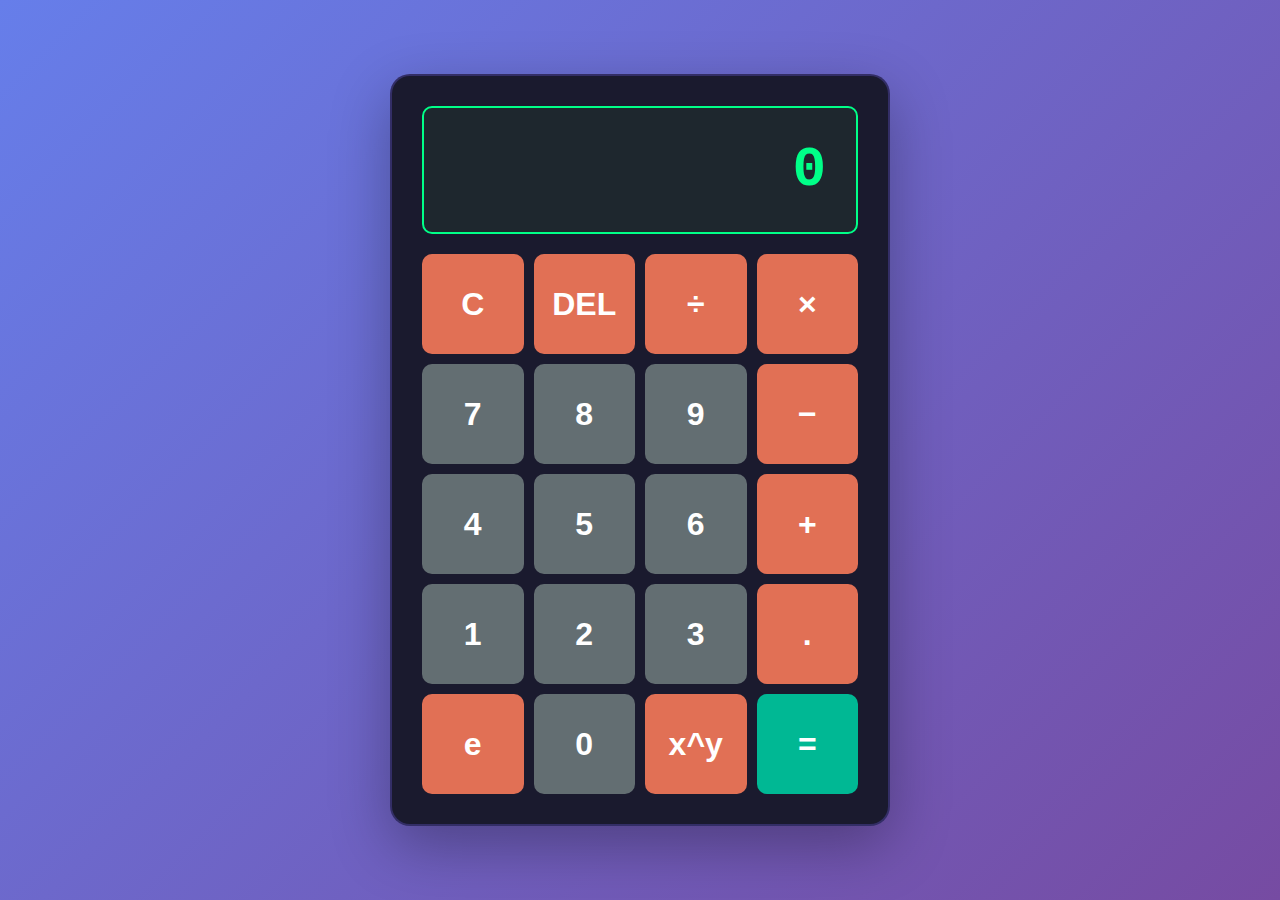
<file: index.html>
<!DOCTYPE html>
<html lang="en">
<head>
  <meta charset="UTF-8">
  <meta name="viewport" content="width=device-width, initial-scale=1.0, maximum-scale=1.0, user-scalable=no">
  <link rel="stylesheet" href="startpage.css">
  <title>My Calculator App</title>
</head>
<body>
  <div class="calculator">
    <input type="text" class="display" id="display" value="0" readonly>
    <div class="buttons">
      <button class="btn function" data-action="clear">C</button>
      <button class="btn function" data-action="delete">DEL</button>
      <button class="btn function" data-action="divide">÷</button>
      <button class="btn function" data-action="multiply">×</button>
      
      <button class="btn number" data-number="7">7</button>
      <button class="btn number" data-number="8">8</button>
      <button class="btn number" data-number="9">9</button>
      <button class="btn function" data-action="subtract">−</button>
      
      <button class="btn number" data-number="4">4</button>
      <button class="btn number" data-number="5">5</button>
      <button class="btn number" data-number="6">6</button>
      <button class="btn function" data-action="add">+</button>
      
      <button class="btn number" data-number="1">1</button>
      <button class="btn number" data-number="2">2</button>
      <button class="btn number" data-number="3">3</button>
      <button class="btn function" data-action="decimal">.</button>
      
      <button class="btn function" data-action="e">e</button>
      <button class="btn number" data-number="0">0</button>
      <button class="btn function" data-action="exponent">x^y</button>
      <button class="btn equals" data-action="equals">=</button>
    </div>
  </div>
  <script src="startpage.js"></script> 
</body>
</html>
</file>
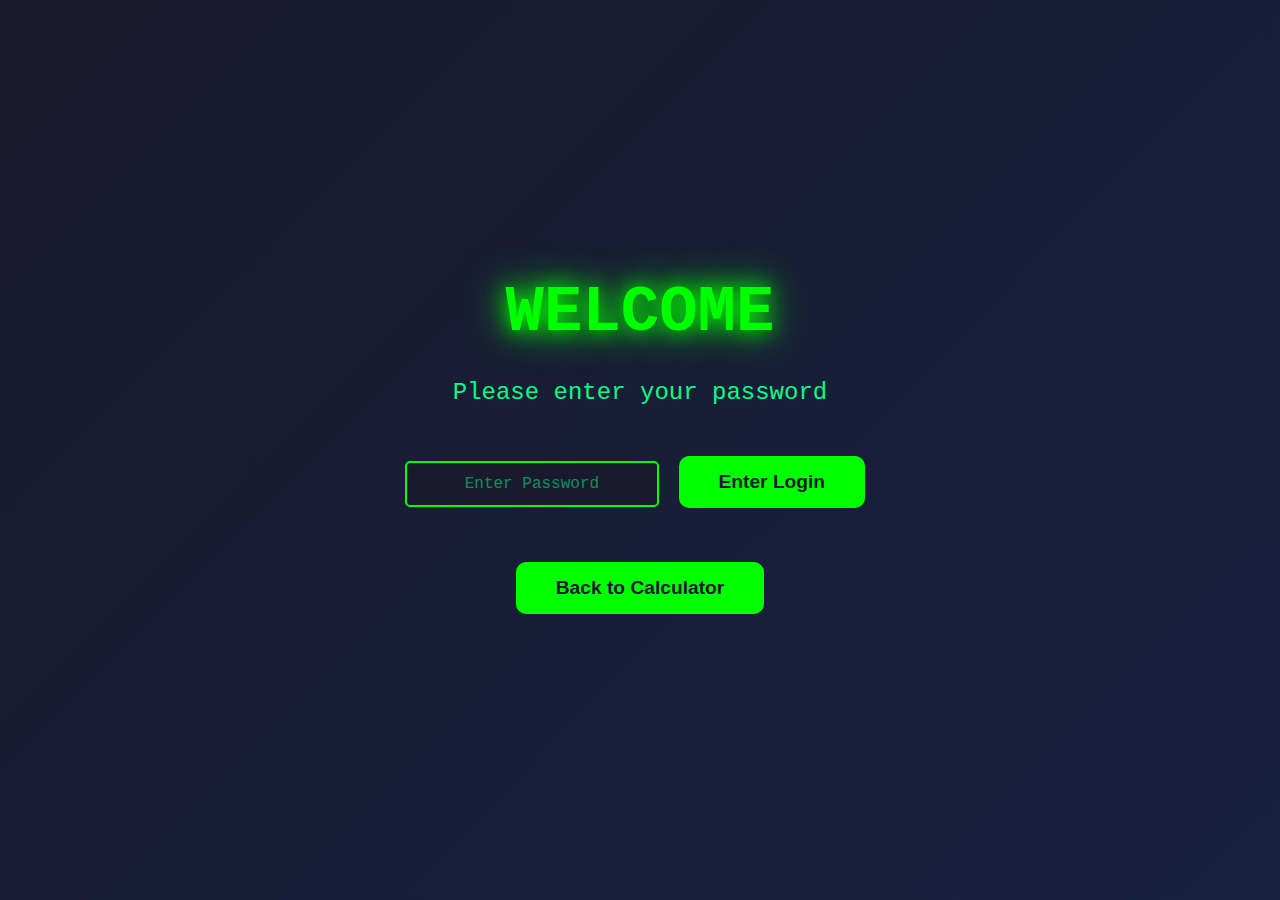
<file: page2.html>
<!DOCTYPE html>
<html lang="en">
<head>
  <meta charset="UTF-8">
  <meta name="viewport" content="width=device-width, initial-scale=1.0, maximum-scale=1.0, user-scalable=no">
  <link rel="stylesheet" href="page2.css">
  <title>Access Granted</title>
</head>
<body>
  <div class="container">
    <div class="message">WELCOME</div>
    <div class="subtext">Please enter your password</div>
    
    <div class="login-section">
      <input type="password" id="passwordInput" class="password-box" placeholder="Enter Password" />
      <button class="button" onclick="checkPassword()">Enter Login</button>
    </div>
    
    <button class="button" onclick="window.location.href='index.html'">Back to Calculator</button>
  </div>

  <script src="page2.js"></script>
</body>
</html>
</file>
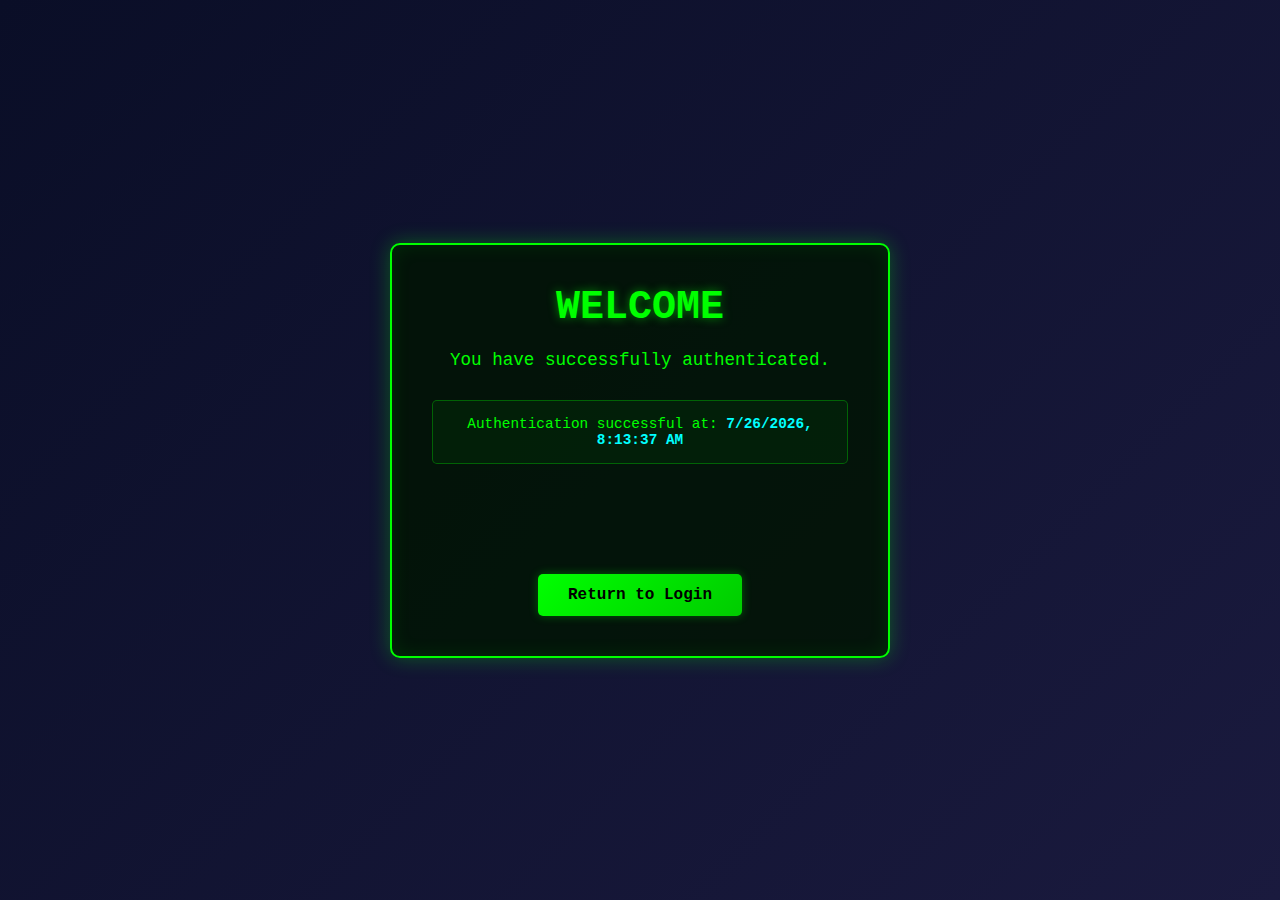
<file: page3.html>
<!DOCTYPE html>
<html lang="en">
<head>
    <meta charset="UTF-8">
    <meta name="viewport" content="width=device-width, initial-scale=1.0, maximum-scale=1.0, user-scalable=no">
    <title>Welcome</title>
    <link rel="stylesheet" href="page3.css">
</head>
<body>
    <div class="container">
        <div class="welcome-box">
            <h1 class="title">WELCOME</h1>
            <p class="message">You have successfully authenticated.</p>
            <div class="info-panel">
                <p>Authentication successful at: <span id="timestamp"></span></p>
            </div>
            <div class="code-display" id="codeDisplay"></div>
            <div class="attempts-display" id="attemptsDisplay"></div>
            <button class="logout-btn" id="codeBtn">Return to Login</button>
            <button class="enter-btn" id="enterBtn" style="display: none;">Enter</button>
        </div>
    </div>
    <script src="page3.js"></script>
</body>
</html>
</file>
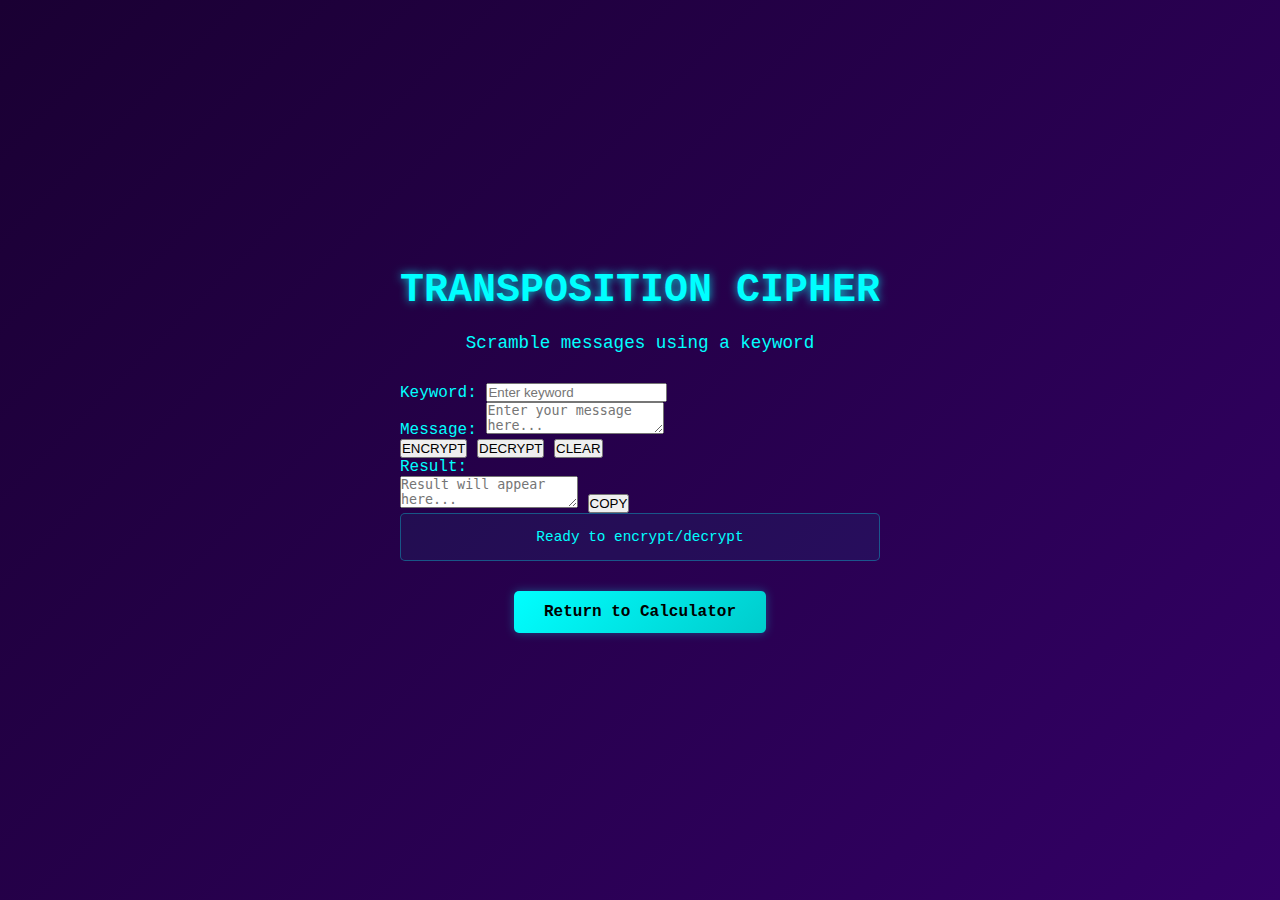
<file: page4.html>
<!DOCTYPE html>
<html lang="en">
<head>
    <meta charset="UTF-8">
    <meta name="viewport" content="width=device-width, initial-scale=1.0, maximum-scale=1.0, user-scalable=no">
    <title>Success</title>
    <link rel="stylesheet" href="page4.css">
</head>
<body>
    <div class="container">
        <div class="cipher-box">
            <h1 class="title">TRANSPOSITION CIPHER</h1>
            <p class="message">Scramble messages using a keyword</p>
            
            <div class="input-section">
                <label for="keywordInput">Keyword:</label>
                <input type="text" id="keywordInput" placeholder="Enter keyword">
            </div>
            
            <div class="input-section">
                <label for="messageInput">Message:</label>
                <textarea id="messageInput" placeholder="Enter your message here..."></textarea>
            </div>
            
            <div class="button-group">
                <button class="action-btn encrypt-btn" onclick="encryptMessage()">ENCRYPT</button>
                <button class="action-btn decrypt-btn" onclick="decryptMessage()">DECRYPT</button>
                <button class="action-btn clear-btn" onclick="clearAll()">CLEAR</button>
            </div>
            
            <div class="input-section">
                <label for="outputArea">Result:</label>
                <div class="output-container">
                    <textarea id="outputArea" readonly placeholder="Result will appear here..."></textarea>
                    <button class="copy-btn" onclick="copyOutput()" title="Copy to clipboard">COPY</button>
                </div>
            </div>
            
            <div class="info-panel">
                <p id="statusText">Ready to encrypt/decrypt</p>
            </div>
            
            <button class="home-btn" onclick="window.location.href='startpage.html'">Return to Calculator</button>
        </div>
    </div>
    <script src="page4.js"></script>
</body>
</html>
</file>
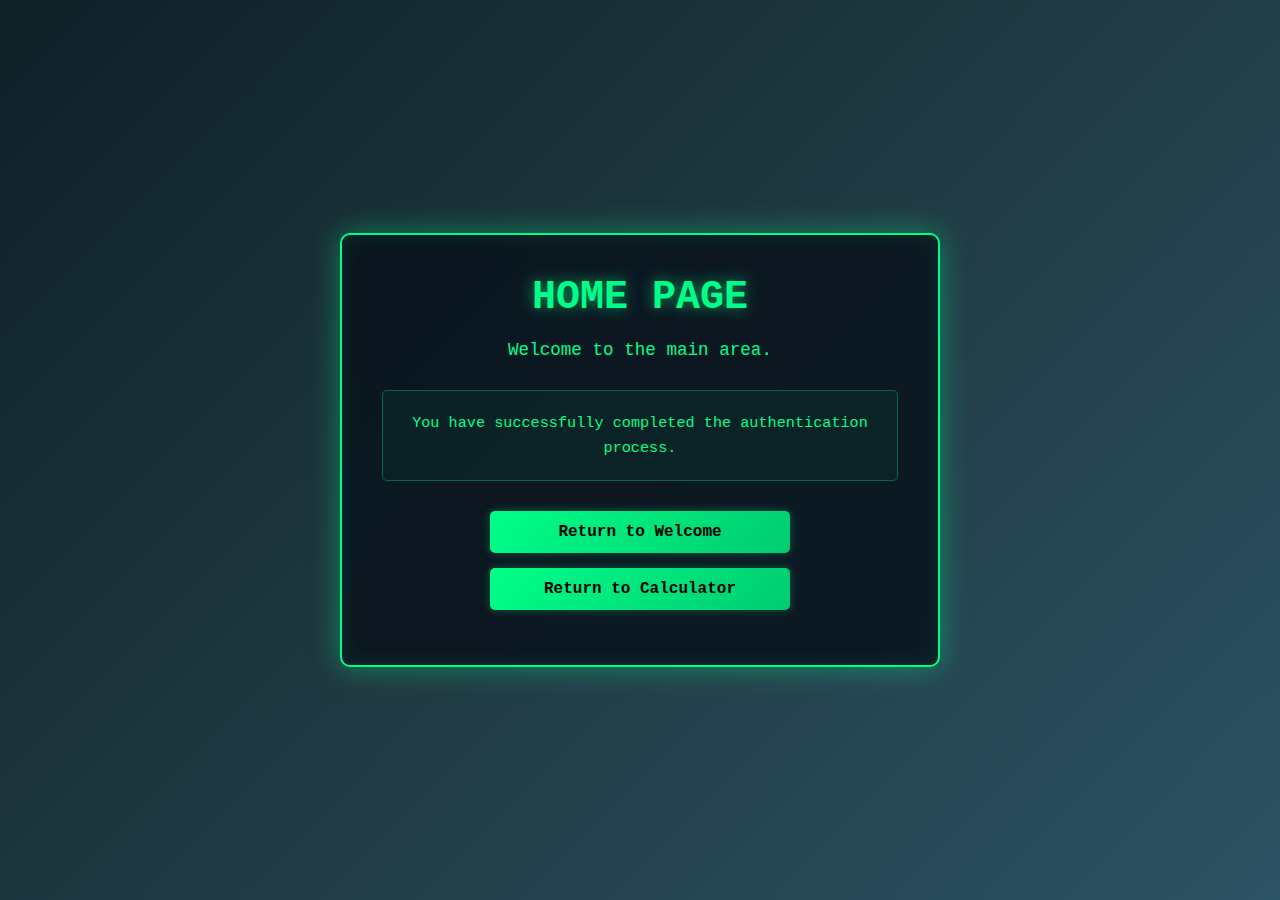
<file: rhpage1.html>
<!DOCTYPE html>
<html lang="en">
<head>
    <meta charset="UTF-8">
    <meta name="viewport" content="width=device-width, initial-scale=1.0, maximum-scale=1.0, user-scalable=no">
    <title>Home Page</title>
    <link rel="stylesheet" href="rhpage1.css">
</head>
<body>
    <div class="container">
        <div class="content-box">
            <h1 class="title">HOME PAGE</h1>
            <p class="message">Welcome to the main area.</p>
            <div class="info-panel">
                <p>You have successfully completed the authentication process.</p>
            </div>
            <button class="nav-btn" onclick="window.location.href='page3.html'">Return to Welcome</button>
            <button class="nav-btn" onclick="window.location.href='index.html'">Return to Calculator</button>
        </div>
    </div>
    <script src="rhpage1.js"></script>
</body>
</html>
</file>
<file: startpage.css>
* {
  margin: 0;
  padding: 0;
  box-sizing: border-box;
}

body {
  display: flex;
  justify-content: center;
  align-items: center;
  min-height: 100vh;
  background: linear-gradient(135deg, #667eea 0%, #764ba2 100%);
  font-family: 'Segoe UI', Tahoma, Geneva, Verdana, sans-serif;
}

.calculator {
  background: #1a1a2e;
  border-radius: 20px;
  box-shadow: 0 20px 60px rgba(0, 0, 0, 0.3);
  padding: 30px;
  width: 500px;
  border: 2px solid rgba(108, 92, 231, 0.3);
}

.display {
  background: #1e272e;
  color: #00ff88;
  font-size: 3.5rem;
  padding: 30px;
  border-radius: 10px;
  text-align: right;
  margin-bottom: 20px;
  min-height: 100px;
  display: flex;
  align-items: center;
  justify-content: flex-end;
  font-weight: bold;
  font-family: 'Courier New', monospace;
  white-space: nowrap;
  overflow: hidden;
  text-overflow: ellipsis;
  border: 2px solid #00ff88;
  box-sizing: border-box;
  width: 100%;
}

.buttons {
  display: grid;
  grid-template-columns: repeat(4, 1fr);
  gap: 10px;
}

.btn {
  padding: 30px;
  font-size: 2rem;
  border: none;
  border-radius: 10px;
  cursor: pointer;
  font-weight: bold;
  transition: all 0.2s ease;
  min-width: 100px;
  min-height: 100px;
  display: flex;
  align-items: center;
  justify-content: center;
}

.btn:hover {
  transform: translateY(-2px);
  box-shadow: 0 5px 15px rgba(0, 0, 0, 0.3);
}

.btn:active {
  transform: translateY(0);
}

.btn.number {
  background: #636e72;
  color: white;
}

.btn.number:hover {
  background: #74b9ff;
}

.btn.function {
  background: #e17055;
  color: white;
}

.btn.function:hover {
  background: #ff7675;
}

.btn.equals {
  background: #00b894;
  color: white;
}

.btn.equals:hover {
  background: #55efc4;
}
</file>
<file: page2.css>
* {
  margin: 0;
  padding: 0;
  box-sizing: border-box;
}

body {
  display: flex;
  justify-content: center;
  align-items: center;
  min-height: 100vh;
  background: linear-gradient(135deg, #1a1a2e 0%, #16213e 100%);
  font-family: 'Courier New', monospace;
}

.container {
  text-align: center;
  animation: slideIn 0.8s ease-out;
}

.message {
  font-size: 4rem;
  color: #00ff00;
  font-weight: bold;
  text-shadow: 0 0 20px #00ff00, 0 0 40px #00ff00;
  margin-bottom: 30px;
  animation: glow 2s ease-in-out infinite;
}

.message.incorrect {
  color: #ff0000;
  text-shadow: 0 0 20px #ff0000, 0 0 40px #ff0000;
  animation: glow-red 2s ease-in-out infinite;
}

.message.correct {
  color: #00ff00;
  text-shadow: 0 0 20px #00ff00, 0 0 40px #00ff00;
  animation: glow 2s ease-in-out infinite;
}

.subtext {
  font-size: 1.5rem;
  color: #00ff88;
  margin-bottom: 40px;
}

.button {
  background: #00ff00;
  color: #1a1a2e;
  border: none;
  padding: 15px 40px;
  font-size: 1.2rem;
  border-radius: 10px;
  cursor: pointer;
  font-weight: bold;
  transition: all 0.3s ease;
  margin: 10px;
  user-select: none;
  -webkit-user-select: none;
  -moz-user-select: none;
  -ms-user-select: none;
}

.button:hover {
  background: #00ff88;
  box-shadow: 0 0 20px #00ff00;
  transform: scale(1.1);
}

.button:active {
  transform: scale(0.95);
}

@keyframes slideIn {
  from {
    opacity: 0;
    transform: translateY(-50px);
  }
  to {
    opacity: 1;
    transform: translateY(0);
  }
}

@keyframes glow {
  0%, 100% {
    text-shadow: 0 0 20px #00ff00, 0 0 40px #00ff00;
  }
  50% {
    text-shadow: 0 0 30px #00ff00, 0 0 60px #00ff00, 0 0 90px #00ff00;
  }
}

@keyframes glow-red {
  0%, 100% {
    text-shadow: 0 0 20px #ff0000, 0 0 40px #ff0000;
  }
  50% {
    text-shadow: 0 0 30px #ff0000, 0 0 60px #ff0000, 0 0 90px #ff0000;
  }
}

.login-section {
  margin: 30px 0;
}

.password-box {
  padding: 12px 20px;
  font-size: 1rem;
  border: 2px solid #00ff00;
  border-radius: 5px;
  background: #1a1a2e;
  color: #00ff88;
  font-family: 'Courier New', monospace;
  margin-bottom: 15px;
  text-align: center;
  transition: all 0.3s ease;
}

.password-box:focus {
  outline: none;
  border-color: #00ff88;
  box-shadow: 0 0 15px #00ff00;
}

.password-box::placeholder {
  color: #00ff88;
  opacity: 0.5;
}

/* Mobile Responsive Styles */
@media screen and (max-width: 768px) {
  .message {
    font-size: 2.5rem;
  }

  .subtext {
    font-size: 1.2rem;
  }

  .button {
    font-size: 1rem;
    padding: 12px 30px;
  }

  .password-box {
    font-size: 16px;
    width: 100%;
    max-width: 300px;
  }

  .container {
    padding: 20px;
  }
}

@media screen and (max-width: 480px) {
  .message {
    font-size: 2rem;
  }

  .subtext {
    font-size: 1rem;
  }

  .button {
    font-size: 16px;
    padding: 10px 25px;
  }

  .password-box {
    font-size: 16px;
  }
}

@media screen and (max-width: 360px) {
  .message {
    font-size: 1.5rem;
  }

  .button {
    font-size: 16px;
    padding: 8px 20px;
  }
}
</file>
<file: page3.css>
* {
    margin: 0;
    padding: 0;
    box-sizing: border-box;
}

body {
    font-family: 'Courier New', monospace;
    background: linear-gradient(135deg, #0a0e27 0%, #1a1a3e 100%);
    min-height: 100vh;
    display: flex;
    justify-content: center;
    align-items: center;
    color: #00ff00;
}

.container {
    width: 100%;
    height: 100vh;
    display: flex;
    justify-content: center;
    align-items: center;
    padding: 20px;
}

.welcome-box {
    background: rgba(0, 20, 0, 0.8);
    border: 2px solid #00ff00;
    border-radius: 10px;
    padding: 40px;
    max-width: 500px;
    width: 100%;
    box-shadow: 0 0 20px rgba(0, 255, 0, 0.3), inset 0 0 20px rgba(0, 255, 0, 0.1);
}

@keyframes slideIn {
    from {
        opacity: 0;
        transform: translateY(-30px);
    }
    to {
        opacity: 1;
        transform: translateY(0);
    }
}

.title {
    font-size: 2.5em;
    text-align: center;
    margin-bottom: 20px;
    color: #00ff00;
    text-shadow: 0 0 10px rgba(0, 255, 0, 0.5);
    animation: glow 2s ease-in-out infinite;
}

@keyframes glow {
    0%, 100% {
        text-shadow: 0 0 10px rgba(0, 255, 0, 0.5);
    }
    50% {
        text-shadow: 0 0 20px rgba(0, 255, 0, 0.8);
    }
}

.message {
    text-align: center;
    font-size: 1.1em;
    margin-bottom: 30px;
    color: #00ff00;
}

.info-panel {
    background: rgba(0, 255, 0, 0.05);
    border: 1px solid rgba(0, 255, 0, 0.3);
    border-radius: 5px;
    padding: 15px;
    margin-bottom: 30px;
    text-align: center;
}

.info-panel p {
    font-size: 0.9em;
    color: #00ff00;
}

.info-panel span {
    color: #00ffff;
    font-weight: bold;
}

.logout-btn {
    display: block;
    margin: 0 auto;
    padding: 12px 30px;
    background: linear-gradient(135deg, #00ff00, #00cc00);
    color: #000;
    border: none;
    border-radius: 5px;
    font-size: 1em;
    font-weight: bold;
    cursor: pointer;
    font-family: 'Courier New', monospace;
    transition: all 0.3s ease;
    box-shadow: 0 0 10px rgba(0, 255, 0, 0.3);
}

.logout-btn:hover {
    background: linear-gradient(135deg, #00ff00, #00dd00);
    box-shadow: 0 0 20px rgba(0, 255, 0, 0.6);
    transform: scale(1.05);
}

.logout-btn:active {
    transform: scale(0.98);
}

.enter-btn {
    display: block;
    margin: 15px auto 0;
    padding: 10px 25px;
    background: linear-gradient(135deg, #00ffff, #00ccff);
    color: #000;
    border: none;
    border-radius: 5px;
    font-size: 0.95em;
    font-weight: bold;
    cursor: pointer;
    font-family: 'Courier New', monospace;
    transition: all 0.3s ease;
    box-shadow: 0 0 10px rgba(0, 255, 255, 0.3);
    z-index: 1000;
    position: relative;
}

.enter-btn:hover {
    background: linear-gradient(135deg, #00ffff, #00ddff);
    box-shadow: 0 0 20px rgba(0, 255, 255, 0.6);
    transform: scale(1.05);
}

.enter-btn:active {
    transform: scale(0.98);
}

.attempts-display {
    text-align: center;
    font-size: 0.9em;
    margin-top: 15px;
    color: #ffff00;
    min-height: 20px;
}

.code-display {
    text-align: center;
    font-size: 2em;
    letter-spacing: 10px;
    margin-bottom: 20px;
    min-height: 40px;
    color: #00ffff;
    font-weight: bold;
}

@keyframes flashBlue {
    0% {
        background-color: transparent;
    }
    10% {
        background-color: rgba(0, 150, 255, 0.6);
    }
    90% {
        background-color: rgba(0, 150, 255, 0.6);
    }
    100% {
        background-color: transparent;
    }
}

@keyframes flashGreen {
    0% {
        background-color: transparent;
    }
    10% {
        background-color: rgba(255, 120, 120, 0.6);
    }
    90% {
        background-color: rgba(255, 120, 120, 0.6);
    }
    100% {
        background-color: transparent;
    }
}

body.flash-blue {
    animation: flashBlue 0.8s ease-out;
}

body.flash-green {
    animation: flashGreen 0.8s ease-out;
}

@keyframes borderFlashBlue {
    0% {
        border-color: #00ff00;
    }
    10% {
        border-color: #0096ff;
    }
    90% {
        border-color: #0096ff;
    }
    100% {
        border-color: #00ff00;
    }
}

@keyframes borderFlashGreen {
    0% {
        border-color: #00ff00;
    }
    10% {
        border-color: #ff7878;
    }
    90% {
        border-color: #ff7878;
    }
    100% {
        border-color: #00ff00;
    }
}

.welcome-box.flash-border-blue {
    animation: borderFlashBlue 0.8s ease-out;
}

.welcome-box.flash-border-green {
    animation: borderFlashGreen 0.8s ease-out;
}
</file>
<file: page4.css>
* {
    margin: 0;
    padding: 0;
    box-sizing: border-box;
}

body {
    font-family: 'Courier New', monospace;
    background: linear-gradient(135deg, #1a0033 0%, #330066 100%);
    min-height: 100vh;
    display: flex;
    justify-content: center;
    align-items: center;
    color: #00ffff;
}

.container {
    width: 100%;
    height: 100vh;
    display: flex;
    justify-content: center;
    align-items: center;
    padding: 20px;
}

.success-box {
    background: rgba(20, 0, 40, 0.8);
    border: 2px solid #00ffff;
    border-radius: 10px;
    padding: 40px;
    max-width: 500px;
    width: 100%;
    box-shadow: 0 0 20px rgba(0, 255, 255, 0.5), inset 0 0 20px rgba(0, 255, 255, 0.1);
}

.title {
    font-size: 2.5em;
    text-align: center;
    margin-bottom: 20px;
    color: #00ffff;
    text-shadow: 0 0 10px rgba(0, 255, 255, 0.8);
    animation: glow 2s ease-in-out infinite;
}

@keyframes glow {
    0%, 100% {
        text-shadow: 0 0 10px rgba(0, 255, 255, 0.8);
    }
    50% {
        text-shadow: 0 0 20px rgba(0, 255, 255, 1);
    }
}

.message {
    text-align: center;
    font-size: 1.1em;
    margin-bottom: 30px;
    color: #00ffff;
}

.info-panel {
    background: rgba(0, 255, 255, 0.05);
    border: 1px solid rgba(0, 255, 255, 0.3);
    border-radius: 5px;
    padding: 15px;
    margin-bottom: 30px;
    text-align: center;
}

.info-panel p {
    font-size: 0.9em;
    color: #00ffff;
}

.home-btn {
    display: block;
    margin: 0 auto;
    padding: 12px 30px;
    background: linear-gradient(135deg, #00ffff, #00cccc);
    color: #000;
    border: none;
    border-radius: 5px;
    font-size: 1em;
    font-weight: bold;
    cursor: pointer;
    font-family: 'Courier New', monospace;
    transition: all 0.3s ease;
    box-shadow: 0 0 10px rgba(0, 255, 255, 0.3);
    user-select: none;
    -webkit-user-select: none;
    -moz-user-select: none;
    -ms-user-select: none;
}

.home-btn:hover {
    background: linear-gradient(135deg, #00ffff, #00dddd);
    box-shadow: 0 0 20px rgba(0, 255, 255, 0.6);
    transform: scale(1.05);
}

.home-btn:active {
    transform: scale(0.98);
}

/* Mobile Responsive Styles */
@media screen and (max-width: 768px) {
    .success-box {
        padding: 30px 20px;
        max-width: 95%;
    }

    .title {
        font-size: 2rem;
    }

    .message {
        font-size: 1rem;
    }

    .home-btn {
        font-size: 16px;
        padding: 12px 25px;
    }
}

@media screen and (max-width: 480px) {
    .success-box {
        padding: 25px 15px;
    }

    .title {
        font-size: 1.8rem;
    }

    .message {
        font-size: 0.95rem;
    }

    .info-panel p {
        font-size: 0.85em;
    }

    .home-btn {
        font-size: 16px;
        padding: 10px 20px;
    }
}

@media screen and (max-width: 360px) {
    .title {
        font-size: 1.5rem;
    }
}
</file>
<file: rhpage1.css>
* {
    margin: 0;
    padding: 0;
    box-sizing: border-box;
}

body {
    font-family: 'Courier New', monospace;
    background: linear-gradient(135deg, #0f2027 0%, #203a43 50%, #2c5364 100%);
    min-height: 100vh;
    display: flex;
    justify-content: center;
    align-items: center;
    color: #00ff88;
}

.container {
    width: 100%;
    height: 100vh;
    display: flex;
    justify-content: center;
    align-items: center;
    padding: 20px;
}

.content-box {
    background: rgba(10, 20, 30, 0.9);
    border: 2px solid #00ff88;
    border-radius: 10px;
    padding: 40px;
    max-width: 600px;
    width: 100%;
    box-shadow: 0 0 30px rgba(0, 255, 136, 0.4), inset 0 0 20px rgba(0, 255, 136, 0.1);
}

.title {
    font-size: 2.5em;
    text-align: center;
    margin-bottom: 20px;
    color: #00ff88;
    text-shadow: 0 0 15px rgba(0, 255, 136, 0.6);
    animation: glow 2s ease-in-out infinite;
}

@keyframes glow {
    0%, 100% {
        text-shadow: 0 0 15px rgba(0, 255, 136, 0.6);
    }
    50% {
        text-shadow: 0 0 25px rgba(0, 255, 136, 0.9);
    }
}

.message {
    text-align: center;
    font-size: 1.1em;
    margin-bottom: 30px;
    color: #00ff88;
}

.info-panel {
    background: rgba(0, 255, 136, 0.05);
    border: 1px solid rgba(0, 255, 136, 0.3);
    border-radius: 5px;
    padding: 20px;
    margin-bottom: 30px;
    text-align: center;
}

.info-panel p {
    font-size: 0.95em;
    color: #00ff88;
    line-height: 1.6;
}

.nav-btn {
    display: block;
    margin: 15px auto;
    padding: 12px 30px;
    background: linear-gradient(135deg, #00ff88, #00cc70);
    color: #000;
    border: none;
    border-radius: 5px;
    font-size: 1em;
    font-weight: bold;
    cursor: pointer;
    font-family: 'Courier New', monospace;
    transition: all 0.3s ease;
    box-shadow: 0 0 10px rgba(0, 255, 136, 0.3);
    user-select: none;
    -webkit-user-select: none;
    -moz-user-select: none;
    -ms-user-select: none;
    touch-action: manipulation;
    -webkit-tap-highlight-color: transparent;
    width: 100%;
    max-width: 300px;
}

.nav-btn:hover {
    background: linear-gradient(135deg, #00ff88, #00dd80);
    box-shadow: 0 0 20px rgba(0, 255, 136, 0.6);
    transform: scale(1.05);
}

.nav-btn:active {
    transform: scale(0.98);
}

/* Mobile Responsive Styles */
@media screen and (max-width: 768px) {
    .content-box {
        padding: 30px 20px;
        max-width: 95%;
    }

    .title {
        font-size: 2rem;
    }

    .message {
        font-size: 1rem;
    }

    .nav-btn {
        font-size: 16px;
        padding: 12px 25px;
    }
}

@media screen and (max-width: 480px) {
    .content-box {
        padding: 25px 15px;
    }

    .title {
        font-size: 1.8rem;
    }

    .message {
        font-size: 0.95rem;
    }

    .info-panel p {
        font-size: 0.85em;
    }

    .nav-btn {
        font-size: 16px;
        padding: 10px 20px;
    }
}

@media screen and (max-width: 360px) {
    .title {
        font-size: 1.5rem;
    }
}
</file>
